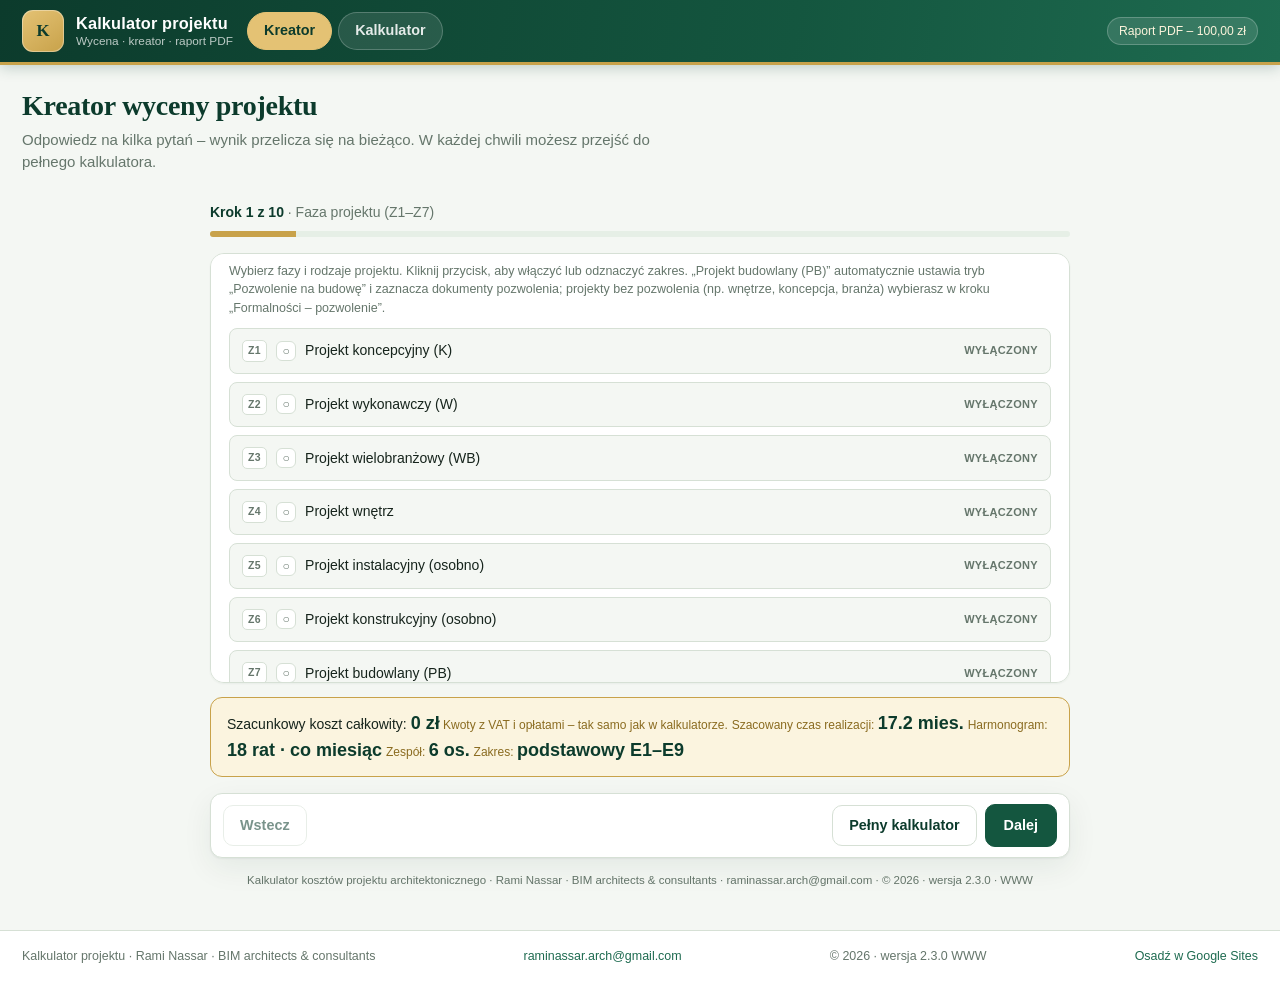
<file: index.html>
<!DOCTYPE html>
<html lang="pl">
<head>
<meta charset="utf-8">
<meta name="viewport" content="width=device-width, initial-scale=1, viewport-fit=cover">
<meta name="theme-color" content="#0C3B2C">
<meta name="description" content="Kalkulator kosztów projektu architektonicznego 2.3.0 – kreator, wycena, czas, zespół i harmonogram. Statyczna wersja WWW.">
<title>Kalkulator kosztów projektu architektonicznego</title>
<link rel="icon" href="favicon.svg" type="image/svg+xml">
<script>document.documentElement.dataset.theme="light";</script>
<link rel="stylesheet" href="styles.css?v=2.3.0">
<link rel="stylesheet" href="wizard.css?v=2.3.0">
<link rel="stylesheet" href="site.css?v=2.3.0">
</head>
<body>
<nav class="view-nav" id="viewNav" aria-label="Przełączanie widoków">
  <span class="site-brand"><span class="logo">K</span><span class="brand-text"><strong>Kalkulator projektu</strong><small>Wycena · kreator · raport PDF</small></span></span>
  <span class="nav-links">
    <button type="button" data-view="wizard">Kreator</button>
    <button type="button" data-view="calc">Kalkulator</button>
  </span>
  <span class="view-nav-spacer"></span>
  <span class="view-nav-info" id="viewNavInfo">Raport PDF – 100,00 zł</span>
</nav>

<!-- ============ WIDOK 1: KREATOR (PYTANIA I ODPOWIEDZI) ============ -->
<section class="view" id="viewWizard">
  <header class="site-head">
    <div>
      <h1>Kreator wyceny projektu</h1>
      <p>Odpowiedz na kilka pytań – wynik przelicza się na bieżąco. W każdej chwili możesz przejść do pełnego kalkulatora.</p>
    </div>
  </header>
  <div class="wizard">
    <div class="wiz-top">
      <div class="wiz-step" id="wizStepInfo"></div>
      <div class="wiz-track"><div id="wizProgress"></div></div>
    </div>
    <div class="wiz-body" id="wizQuestions" aria-live="polite"></div>
    <div class="wiz-total">Szacunkowy koszt całkowity: <b id="wizTotal"></b><span> Kwoty z VAT i opłatami – tak samo jak w kalkulatorze.</span> <span>Szacowany czas realizacji: <b id="wizCzas"></b></span> <span>Harmonogram: <b id="wizPlat"></b></span> <span>Zespół: <b id="wizZespol"></b></span> <span>Zakres: <b id="wizZakres"></b></span></div>
    <div class="wiz-actions">
      <button type="button" id="wizBack" class="btn">Wstecz</button>
      <span class="wiz-spacer"></span>
      <button type="button" id="wizCalc" class="btn">Pełny kalkulator</button>
      <button type="button" id="wizNext" class="btn btn-primary">Dalej</button>
      <button type="button" id="wizPdf" class="btn btn-primary" hidden>Zapisz PDF</button>
    </div>
    <p class="wiz-about" id="wizAbout">Kalkulator projektu · Rami Nassar · BIM architects &amp; consultants · raminassar.arch@gmail.com · © 2026 · wersja 2.3.0</p>
  </div>
</section>

<!-- ============ WIDOK 2: DOTYCHCZASOWY KALKULATOR ============ -->
<section class="view" id="viewCalc" hidden>
<header class="site-head">
<div>
<h1>Kalkulator kosztów projektu architektonicznego</h1>
<p>Koszt projektu etap po etapie, praca w BIM, formalności i opłaty w Polsce. Zmień dane po lewej, wynik przelicza się od razu.</p>
</div>
<div class="head-actions">
<button type="button" id="pdfBtn" class="btn btn-primary" title="Zapisz wynik do pliku PDF (opłata 100,00 zł)">Zapisz PDF · 100 zł</button>
<button type="button" id="updateBtn" class="btn desktop-only" title="Sprawdź dostępność nowej wersji">Aktualizacje</button>
</div>
</header>
<main>
<div class="left">
<form class="panel" id="form" onsubmit="return false"></form>

<section class="panel" id="paramPanel">
<details id="paramDetails">
<summary><b>Parametry i stawki</b> <span class="tag">– edytuj wartości lub dodaj własne</span></summary>
<div class="param-body">
<p class="hint">Zmiany w parametrach przeliczają wynik od razu i są zapamiętywane w tej przeglądarce. Przywrócenie resetuje tylko parametry, nie dane formularza.</p>

<details class="sub">
<summary>Edytuj istniejące parametry (stawki, współczynniki, opłaty)</summary>
<div id="paramEditor" class="param-editor"></div>
</details>

<details class="sub" open>
<summary>Dodaj własne parametry / pozycje kosztów</summary>
<div class="custom-add">
<input id="npNazwa" type="text" placeholder="Nazwa parametru, np. „Opłata za pakiet”" aria-label="Nazwa nowego parametru">
<div class="custom-add-row">
<input id="npWartosc" type="number" min="0" step="any" placeholder="Wartość [zł]" aria-label="Wartość nowego parametru">
<label class="inline"><input id="npWKoszcie" type="checkbox" checked> wlicz do kosztu projektu</label>
<button type="button" id="npDodaj" class="btn">Dodaj parametr</button>
</div>
</div>
<div id="customList" class="custom-list"></div>
</details>

<div class="param-actions">
<button type="button" id="paramReset" class="btn btn-danger">Przywróć domyślne parametry</button>
<span id="paramStatus" class="tag" aria-live="polite"></span>
</div>
</div>
</details>
</section>
</div>

<div class="stack">
<section class="panel results-lock" id="resultsLock" aria-live="polite">
<div class="lock-mark">PDF</div>
<h2>Wyniki dostępne po opłacie</h2>
<p>Kalkulator przygotował wycenę. Opłać raport PDF, aby zobaczyć sumę, tabele, czas realizacji, zespół i harmonogram oraz zapisać plik.</p>
<button type="button" id="unlockBtn" class="btn btn-primary">Pokaż wyniki i zapisz PDF · 100 zł</button>
<p class="tag">Jedna opłata = jeden raport PDF. W kreatorze szacunek pozostaje widoczny na bieżąco.</p>
</section>
<div class="print-head" aria-hidden="true">
<div class="print-title">Kalkulator kosztów projektu architektonicznego</div>
<div id="printMeta" class="print-meta"></div>
</div>
<section class="panel" aria-live="polite">
<div class="total"><div><div class="range">Razem: projekt, formalności, realizacja (brutto)</div><div class="big" id="grand"></div></div><div class="range" id="rng"></div></div>
<div class="bar" id="bar" role="img" aria-label="Udział etapów w koszcie projektu"></div>
<div class="split" id="split"></div>
<div id="notes"></div>
</section>
<section class="panel"><h2>Koszt projektu etap po etapie</h2><div class="tw"><table id="stg"></table></div></section>
<section class="panel"><h2>Formalności, uzgodnienia i opłaty</h2><div class="tw"><table id="frm"></table></div><p class="tag" id="hid"></p></section>
<section class="panel" id="customResult" hidden><h2>Własne parametry / pozycje kosztów</h2><div class="tw"><table id="cst"></table></div></section>
<section class="panel" id="brzResult" hidden><h2>Projekty branżowe (dodatkowe poza bazą E1–E9)</h2><div class="tw"><table id="brz"></table></div><p class="tag">Dodatkowe opracowania specjalistyczne – nie zastępują etapów E5–E7 w podstawie wyceny.</p></section>
<section class="panel" id="zakresResult" hidden><h2>Zakresy opracowania (rodzaj projektu)</h2><div class="tw"><table id="zakresTab"></table></div><p class="tag">Każdy zakres to osobny pakiet wyceny. Baza E1–E9 obejmuje standardową koncepcję, konstrukcję i instalacje – poniższe opcje są dodatkowymi zamówieniami (np. odrębny projekt wnętrz lub wykonawczy).</p></section>
<section class="panel" id="drkResult" hidden><h2>Koszty drukowania dokumentacji projektowej</h2><div class="tw"><table id="drk"></table></div><p class="tag">Wydruki dla inwestora i urzędu. Ceny jednostkowe zmienisz w panelu „Parametry i stawki”.</p></section>
<section class="panel" id="operacyjneResult" hidden><h2>Koszty operacyjne pracowni (wliczone do wyceny)</h2><div class="tw"><table id="operacyjneTab"></table></div><p class="tag">Stawki miesięczne z formularza są mnożone przez szacowany czas inwestycji. Kwoty netto wchodzą do „Razem”, VAT i harmonogramu rat.</p></section>
<section class="panel" id="harmonogramResult" hidden><h2>Harmonogram pracy · Project Manager (Gantt i obciążenie)</h2><div id="harmonogramSummary" class="czas-summary"></div><div class="pm-charts"><div class="chart-box" id="ganttBox"><h3>Gantt – zadania w czasie</h3><div id="gantt" class="chart"></div></div><div class="chart-box" id="obciazenieBox"><h3>Obciążenie miesięczne</h3><div id="obciazenie" class="chart"></div></div></div><p class="tag" id="harmonogramNote"></p></section>
<section class="panel" id="czasResult"><h2>Szacowany czas realizacji inwestycji · Kanban</h2><div id="czasSummary" class="czas-summary"></div><div id="kanban" class="kanban"></div><p class="tag">Szacunek na podstawie przyjętych czasów etapów, rodzaju obiektu, powierzchni, skomplikowania i lokalizacji. Część czynności (np. uzgodnienia) może biec równolegle – podana suma to orientacyjna ścieżka, nie harmonogram umowny. Czas budowy rośnie nieliniowo z powierzchnią, dzięki czemu duże obiekty nie dostają nierealnych tysięcy dni. Czasy zmienisz w panelu „Parametry i stawki” → <b>czas</b>.</p></section>
<section class="panel" id="zespolResult"><h2>Zespół projektowy · obsada i czas</h2><div id="zespolSummary" class="czas-summary"></div><div class="tw"><table id="zespolTab"></table></div><p class="tag" id="zespolNote"></p></section>
<section class="panel" id="platResult"><h2>Harmonogram płatności · rozłożenie kosztu na raty</h2><div id="platSummary" class="czas-summary"></div><div class="tw"><table id="plat"></table></div><p class="tag" id="platNote"></p></section>
<p class="foot">Narzędzie szacunkowe, nie oferta ani porada prawna. Podział na etapy i stawki oznaczone jako szacunek to założenia modelu, a nie jeden cennik; stawki BIM są szacunkami, bo źródła nie podają cen. Opłaty skarbowe i terminy sprawdź w urzędzie. Od 1.09.2026 nowe decyzje o warunkach zabudowy wymagają planu ogólnego gminy. BIM nie jest w Polsce obowiązkowy, chyba że wymaga go zamawiający.</p>
<p class="foot about" id="about">Kalkulator projektu · Autor: Rami Nassar · BIM architects &amp; consultants · raminassar.arch@gmail.com · © 2026 · wersja 2.3.0</p>
<div class="print-foot">Wygenerowano: <span id="printDate"></span> · Kwoty w zł · Narzędzie szacunkowe, nie oferta ani porada prawna. <span id="printAbout"></span></div>
</div>
</main>
</section>

<!-- ============ OPŁATA ZA RAPORT PDF ============ -->
<div id="paymentModal" class="pay-modal" hidden role="dialog" aria-modal="true" aria-labelledby="payTitle">
  <div class="pay-card">
    <div class="pay-icon">PDF</div>
    <h2 id="payTitle">Opłata za raport PDF</h2>
    <p class="pay-price"><b id="payPrice">100,00 zł</b><span>za każdy wygenerowany raport</span></p>
    <p id="payStatus" class="pay-status" aria-live="polite">Przygotowywanie płatności…</p>
    <div class="pay-session" id="paySession" hidden></div>
    <div class="pay-track"><div id="payProgress"></div></div>
    <div class="pay-actions">
      <button type="button" id="payOpen" class="btn btn-primary" hidden>Otwórz stronę płatności</button>
      <button type="button" id="payCancel" class="btn btn-danger">Anuluj</button>
    </div>
    <p class="pay-hint">Po opłaceniu raport zapisze się automatycznie. Jedna płatność = jeden plik PDF.</p>
  </div>
</div>

<footer class="site-footer">
  <span>Kalkulator projektu · Rami Nassar · BIM architects &amp; consultants</span>
  <a href="mailto:raminassar.arch@gmail.com">raminassar.arch@gmail.com</a>
  <span>© 2026 · wersja 2.3.0 WWW</span>
  <a href="embed.html">Osadź w Google Sites</a>
</footer>
<div id="toast" class="toast" hidden></div>
<script src="parametry.js?v=2.3.0"></script>
<script src="js/config.js?v=2.3.0"></script>
<script src="js/payment-web.js?v=2.3.0"></script>
<script src="app.js?v=2.3.0"></script>
<script src="widoki.js?v=2.3.0"></script>
</body>
</html>
</file>
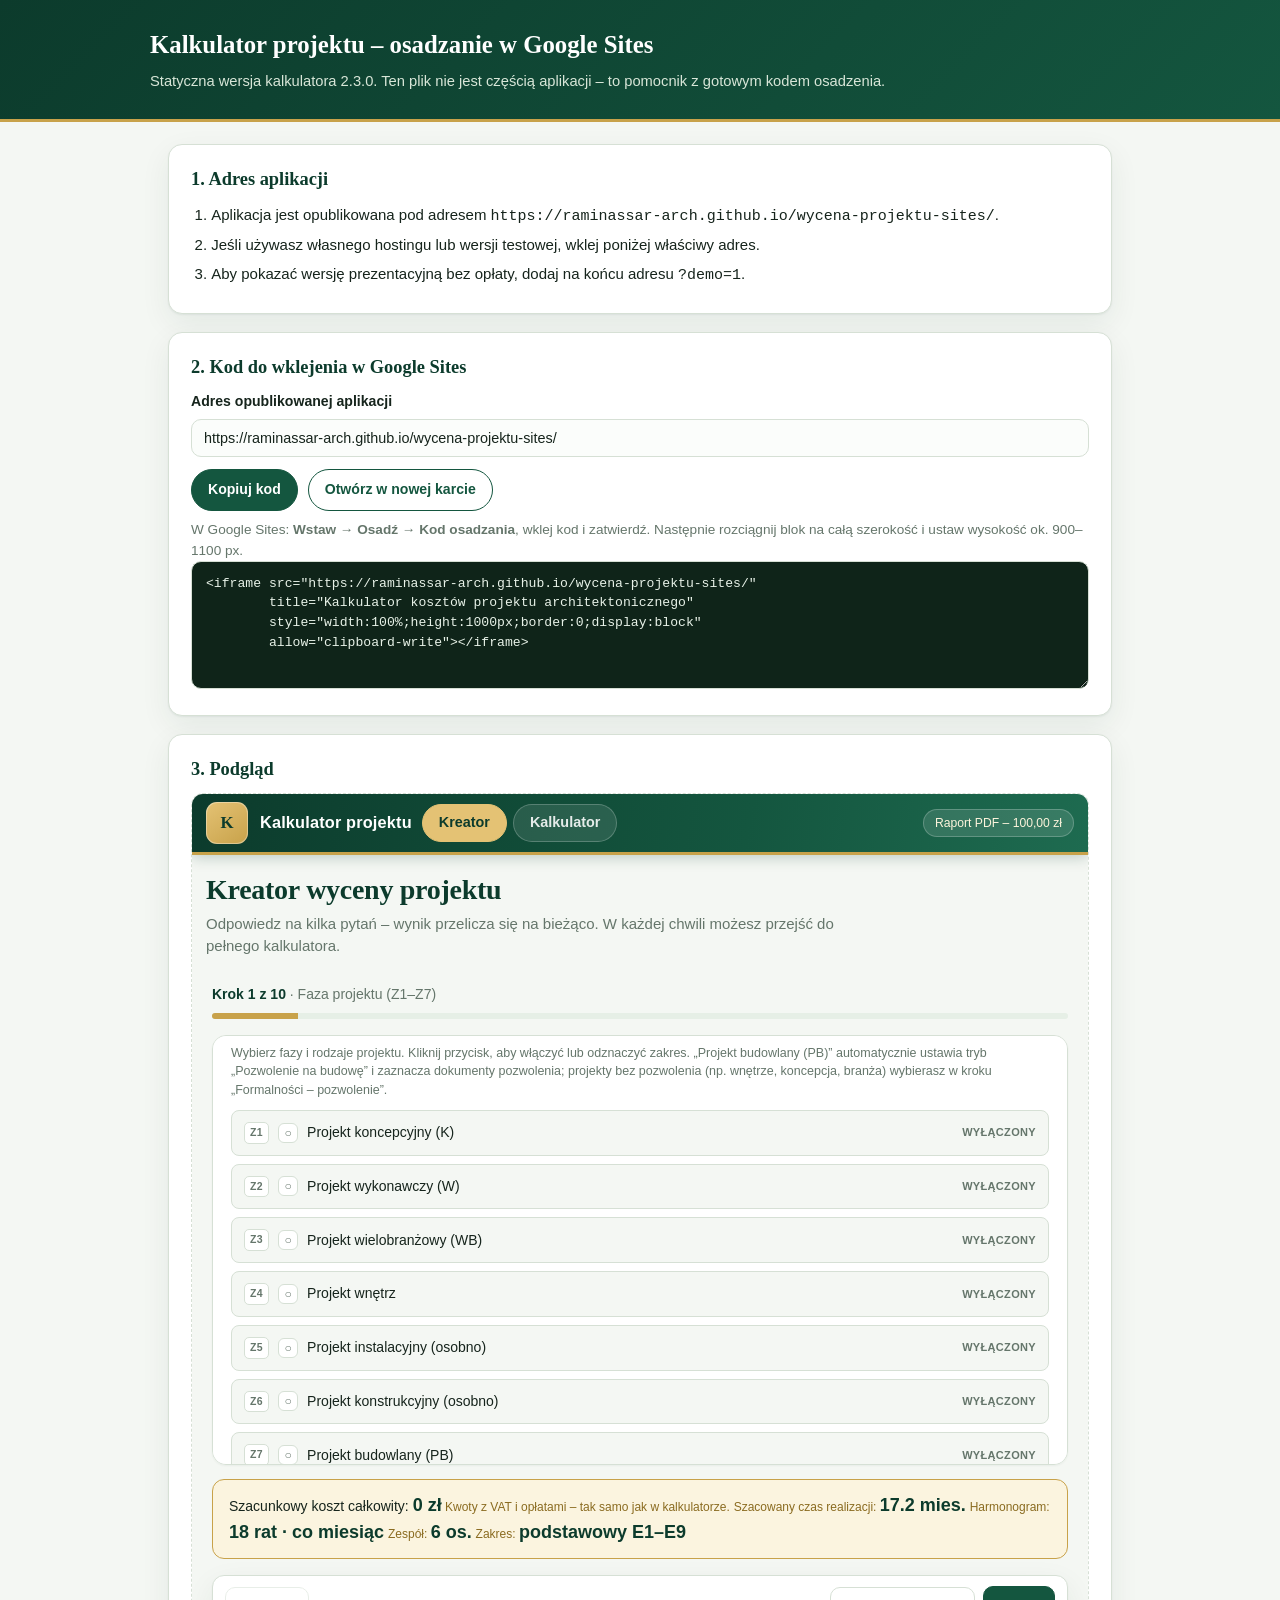
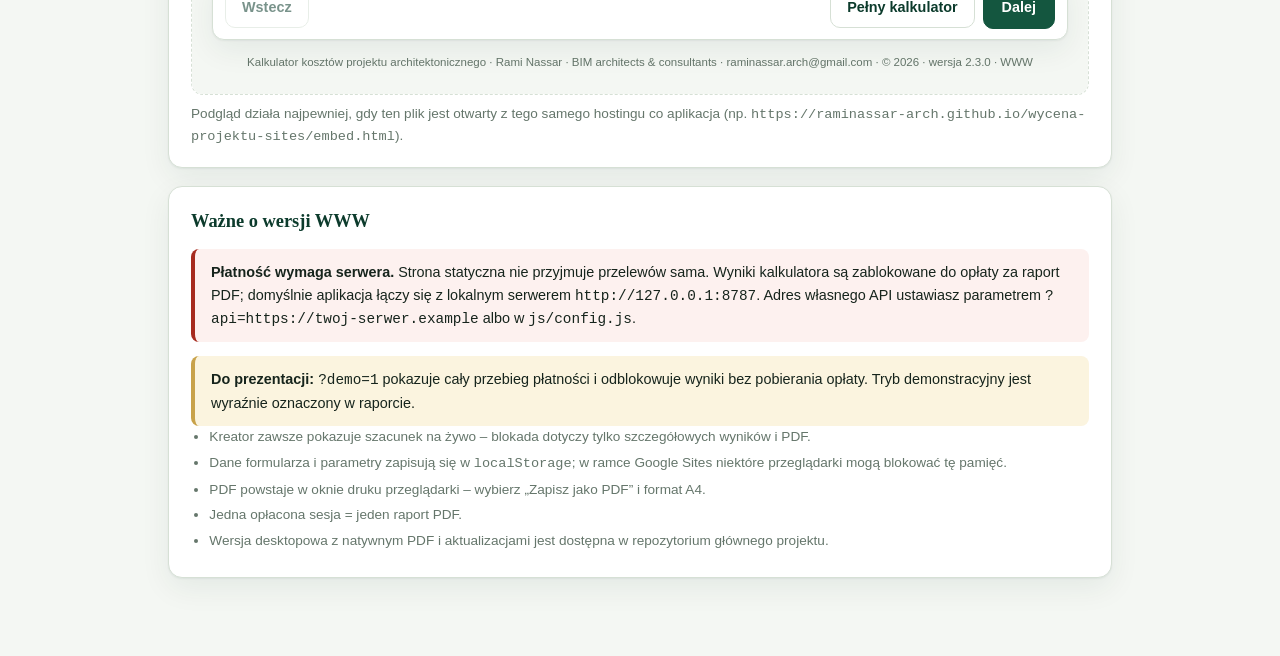
<file: embed.html>
<!doctype html>
<html lang="pl">
<head>
<meta charset="utf-8">
<meta name="viewport" content="width=device-width, initial-scale=1">
<title>Kalkulator projektu – osadzanie w Google Sites</title>
<style>
  :root {
    --green-deep:#0c3b2c; --green:#14563f; --green-mid:#1e6b50; --green-soft:#e6efe6;
    --gold:#c8a24a; --gold-pale:#fbf4df; --bg:#f4f7f3; --card:#fff;
    --ink:#16241c; --muted:#65766b; --border:#d6e0d5; --danger:#a62b1f;
    --radius:14px; --shadow:0 1px 2px rgba(12,59,44,.06),0 10px 30px rgba(12,59,44,.07);
  }
  *{box-sizing:border-box}
  body{margin:0;background:var(--bg);color:var(--ink);font:15px/1.55 "Segoe UI",Roboto,"Helvetica Neue",Arial,sans-serif}
  header{background:linear-gradient(135deg,var(--green-deep),var(--green));color:#fff;padding:26px 22px;border-bottom:3px solid var(--gold)}
  header .wrap,main{max-width:980px;margin:0 auto}
  header h1{margin:0;font-family:Georgia,"Times New Roman",serif;font-size:1.55rem}
  header p{margin:6px 0 0;color:#d8e6d8;font-size:.92rem}
  main{padding:22px 18px 60px}
  h2{font-family:Georgia,"Times New Roman",serif;color:var(--green-deep);font-size:1.15rem;margin:0 0 .5em}
  .panel{background:var(--card);border:1px solid var(--border);border-radius:var(--radius);box-shadow:var(--shadow);padding:20px 22px;margin:0 0 18px}
  ol,ul{margin:0 0 .4em;padding-left:1.35em}
  li{margin-bottom:.35em}
  code,pre,textarea{font-family:"Cascadia Mono",Consolas,"Courier New",monospace}
  label{display:block;font-weight:600;font-size:.88rem;margin-bottom:6px}
  input[type=url]{width:100%;padding:10px 12px;font-size:.9rem;border:1px solid var(--border);border-radius:10px;background:#fbfdfb;color:var(--ink)}
  input[type=url]:focus{outline:2px solid var(--green-mid);outline-offset:1px}
  textarea{width:100%;min-height:128px;resize:vertical;padding:12px 14px;font-size:.82rem;line-height:1.5;border:1px solid var(--border);border-radius:10px;background:#0f2419;color:#e8f2e8}
  .row{display:flex;flex-wrap:wrap;gap:10px;align-items:center;margin-top:12px}
  button{font:inherit;font-size:.88rem;font-weight:600;padding:9px 16px;border-radius:999px;border:1px solid var(--green);background:var(--green);color:#fff;cursor:pointer}
  button.ghost{background:#fff;color:var(--green)}
  button:hover{filter:brightness(1.08)}
  .note{border-left:4px solid var(--gold);background:var(--gold-pale);padding:12px 16px;border-radius:8px;font-size:.9rem;margin:14px 0 0}
  .warn{border-left:4px solid var(--danger);background:#fdf1ef;padding:12px 16px;border-radius:8px;font-size:.9rem;margin:14px 0 0}
  .frame-box{border:1px dashed var(--border);border-radius:12px;overflow:hidden;background:#fff}
  iframe{display:block;width:100%;height:900px;border:0}
  .hint{color:var(--muted);font-size:.85rem;margin:8px 0 0}
  .small{font-size:.85rem;color:var(--muted)}
  a{color:var(--green-mid)}
</style>
</head>
<body>
<header>
  <div class="wrap">
    <h1>Kalkulator projektu – osadzanie w Google Sites</h1>
    <p>Statyczna wersja kalkulatora 2.3.0. Ten plik nie jest częścią aplikacji – to pomocnik z gotowym kodem osadzenia.</p>
  </div>
</header>

<main>
  <section class="panel">
    <h2>1. Adres aplikacji</h2>
    <ol>
      <li>Aplikacja jest opublikowana pod adresem
        <code>https://raminassar-arch.github.io/wycena-projektu-sites/</code>.</li>
      <li>Jeśli używasz własnego hostingu lub wersji testowej, wklej poniżej właściwy adres.</li>
      <li>Aby pokazać wersję prezentacyjną bez opłaty, dodaj na końcu adresu <code>?demo=1</code>.</li>
    </ol>
  </section>

  <section class="panel">
    <h2>2. Kod do wklejenia w Google Sites</h2>
    <label for="url">Adres opublikowanej aplikacji</label>
    <input id="url" type="url" spellcheck="false" autocomplete="off">
    <div class="row">
      <button id="copy" type="button">Kopiuj kod</button>
      <button id="open" type="button" class="ghost">Otwórz w nowej karcie</button>
      <span id="status" class="small" role="status" aria-live="polite"></span>
    </div>
    <p class="hint">W Google Sites: <strong>Wstaw → Osadź → Kod osadzania</strong>, wklej kod i zatwierdź.
      Następnie rozciągnij blok na całą szerokość i ustaw wysokość ok. 900–1100&nbsp;px.</p>
    <textarea id="snippet" readonly spellcheck="false"></textarea>
  </section>

  <section class="panel">
    <h2>3. Podgląd</h2>
    <div class="frame-box">
      <iframe id="preview" title="Podgląd kalkulatora projektu"></iframe>
    </div>
    <p class="hint">Podgląd działa najpewniej, gdy ten plik jest otwarty z tego samego hostingu
      co aplikacja (np. <code>https://raminassar-arch.github.io/wycena-projektu-sites/embed.html</code>).</p>
  </section>

  <section class="panel">
    <h2>Ważne o wersji WWW</h2>
    <div class="warn">
      <strong>Płatność wymaga serwera.</strong> Strona statyczna nie przyjmuje przelewów sama.
      Wyniki kalkulatora są zablokowane do opłaty za raport PDF; domyślnie aplikacja łączy się
      z lokalnym serwerem <code>http://127.0.0.1:8787</code>. Adres własnego API ustawiasz
      parametrem <code>?api=https://twoj-serwer.example</code> albo w <code>js/config.js</code>.
    </div>
    <div class="note">
      <strong>Do prezentacji:</strong> <code>?demo=1</code> pokazuje cały przebieg płatności i odblokowuje
      wyniki bez pobierania opłaty. Tryb demonstracyjny jest wyraźnie oznaczony w raporcie.
    </div>
    <ul class="small">
      <li>Kreator zawsze pokazuje szacunek na żywo – blokada dotyczy tylko szczegółowych wyników i PDF.</li>
      <li>Dane formularza i parametry zapisują się w <code>localStorage</code>; w ramce Google Sites niektóre przeglądarki mogą blokować tę pamięć.</li>
      <li>PDF powstaje w oknie druku przeglądarki – wybierz „Zapisz jako PDF” i format A4.</li>
      <li>Jedna opłacona sesja = jeden raport PDF.</li>
      <li>Wersja desktopowa z natywnym PDF i aktualizacjami jest dostępna w repozytorium głównego projektu.</li>
    </ul>
  </section>
</main>

<script>
(function () {
  "use strict";
  var input = document.getElementById("url");
  var snippet = document.getElementById("snippet");
  var preview = document.getElementById("preview");
  var status = document.getElementById("status");
  var DEFAULT_URL = "https://raminassar-arch.github.io/wycena-projektu-sites/";

  function target() {
    var value = (input.value || "").trim();
    if (!value) return "";
    if (!/^https?:\/\//i.test(value)) value = "https://" + value;
    return value;
  }
  function code() {
    var src = target() || DEFAULT_URL;
    return '<iframe src="' + src + '"\n' +
      '        title="Kalkulator kosztów projektu architektonicznego"\n' +
      '        style="width:100%;height:1000px;border:0;display:block"\n' +
      '        allow="clipboard-write"></iframe>';
  }
  function refresh() {
    snippet.value = code();
    var src = target() || DEFAULT_URL;
    preview.src = src;
  }
  function flash(text) {
    status.textContent = text;
    setTimeout(function () { status.textContent = ""; }, 2500);
  }
  document.getElementById("copy").addEventListener("click", function () {
    snippet.select();
    snippet.setSelectionRange(0, snippet.value.length);
    var done = function () { flash("Skopiowano do schowka."); };
    var fail = function () {
      try { document.execCommand("copy"); done(); }
      catch (err) { flash("Zaznacz kod i skopiuj ręcznie (Ctrl+C)."); }
    };
    if (navigator.clipboard && navigator.clipboard.writeText) {
      navigator.clipboard.writeText(snippet.value).then(done, fail);
    } else { fail(); }
  });
  document.getElementById("open").addEventListener("click", function () {
    window.open(target() || DEFAULT_URL, "_blank", "noopener");
  });
  input.addEventListener("input", refresh);
  input.value = DEFAULT_URL;
  refresh();
})();
</script>
</body>
</html>
</file>
<file: styles.css>
/* Wygląd aplikacji. Kolory są w zmiennych :root (jasny motyw) oraz w blokach dark (ciemny motyw). */
:root{--bg:#EDF0F3;--panel:#fff;--ink:#16202A;--mute:#5B6773;--line:#D3DAE1;--acc:#2B5F8E;--bim:#B4691F;--ok:#2E7D5B;--warn:#9A5B00;color-scheme:light;box-sizing:border-box;padding-top:env(safe-area-inset-top,0px);padding-bottom:env(safe-area-inset-bottom,0px)}
@media (prefers-color-scheme:dark){:root:not([data-theme="light"]){--bg:#11171D;--panel:#1A222B;--ink:#E7ECF1;--mute:#97A3AF;--line:#2C3743;--acc:#6FA6D6;--bim:#E0A05A;--ok:#5CC49A;--warn:#E3A93B;color-scheme:dark}}
:root[data-theme="dark"]{--bg:#11171D;--panel:#1A222B;--ink:#E7ECF1;--mute:#97A3AF;--line:#2C3743;--acc:#6FA6D6;--bim:#E0A05A;--ok:#5CC49A;--warn:#E3A93B;color-scheme:dark}
*{box-sizing:border-box}html{scroll-padding-top:env(safe-area-inset-top,0px)}
body{margin:0;background:var(--bg);color:var(--ink);font:15px/1.5 "Public Sans",system-ui,sans-serif;font-variant-numeric:tabular-nums}
.site-head{padding:28px 24px 8px;max-width:1280px;margin:auto;display:flex;gap:20px;align-items:flex-start;justify-content:space-between;flex-wrap:wrap}
h1{font-size:26px;line-height:1.2;margin:0 0 6px;font-weight:700;letter-spacing:-.01em}
header p{margin:0;color:var(--mute);max-width:70ch}
main{display:grid;grid-template-columns:minmax(300px,380px) 1fr;gap:20px;max-width:1280px;margin:auto;padding:16px 24px 48px;align-items:start}
.left{display:grid;gap:20px;align-content:start;min-width:0}
@media(max-width:900px){main{grid-template-columns:1fr;padding:12px 14px 40px}.site-head{padding:20px 14px 4px}}
.panel{background:var(--panel);border:1px solid var(--line);border-radius:8px;padding:16px 18px}
form.panel{position:sticky;top:12px;max-height:calc(100vh - 24px);overflow:auto}
@media(max-width:900px){form.panel{position:static;max-height:none}}
fieldset{border:0;border-top:1px solid var(--line);margin:14px 0 0;padding:12px 0 0}
fieldset:first-of-type{border-top:0;margin-top:0;padding-top:0}
legend{font-weight:700;padding:0 8px 0 0;font-size:15px}
legend.bim{color:var(--bim)}
label{display:block;font-size:13px;color:var(--mute);margin:10px 0 3px}
select,input{width:100%;font:inherit;color:var(--ink);background:var(--bg);border:1px solid var(--line);border-radius:5px;padding:7px 9px}
select:focus,input:focus,button:focus-visible{outline:2px solid var(--acc);outline-offset:1px}

/* --- Zakresy Z1–Z7 jako przyciski do włączania i odznaczania --- */
.scope-fieldset .scope-hint,.wiz-hint{font-size:12.5px;color:var(--mute);margin:2px 0 10px}
.scope-grid,.wiz-scope-grid{display:grid;gap:8px;margin-top:6px}
.scope-chip{display:flex;align-items:center;gap:9px;width:100%;text-align:left;font:inherit;font-size:13px;color:var(--ink);background:var(--bg);border:1px solid var(--line);border-radius:8px;padding:8px 10px;cursor:pointer;transition:background .15s,border-color .15s,box-shadow .15s}
.scope-chip:hover{border-color:var(--acc);background:color-mix(in srgb,var(--acc) 6%,var(--panel))}
.scope-chip.is-on{border-color:var(--acc);background:color-mix(in srgb,var(--acc) 10%,var(--panel));box-shadow:inset 3px 0 0 var(--acc)}
.scope-code{flex:none;font-size:10.5px;font-weight:700;letter-spacing:.04em;color:var(--mute);border:1px solid var(--line);border-radius:5px;padding:2px 5px;background:var(--panel)}
.scope-chip.is-on .scope-code{color:var(--acc);border-color:var(--acc)}
.scope-check{flex:none;width:20px;height:20px;border-radius:6px;border:1px solid var(--line);background:var(--panel);display:inline-flex;align-items:center;justify-content:center;font-size:12px;font-weight:700;color:var(--mute)}
.scope-chip.is-on .scope-check{background:var(--acc);border-color:var(--acc);color:#fff}
.scope-name{flex:1 1 auto;min-width:0}
.scope-state{flex:none;font-size:11px;font-weight:700;color:var(--mute);text-transform:uppercase;letter-spacing:.03em}
.scope-chip.is-on .scope-state{color:var(--acc)}
.scope-count{font-size:12px;color:var(--mute);margin:10px 0 0}
.wiz-scope-grid{gap:8px}
.wiz-scope-grid .scope-chip{font-size:14px;padding:11px 12px}
.total{display:flex;flex-wrap:wrap;gap:8px 32px;align-items:baseline}
.big{font-size:44px;font-weight:700;letter-spacing:-.02em;line-height:1.05}
.range{color:var(--mute)}
.bar{display:flex;height:22px;border-radius:4px;overflow:hidden;margin:16px 0 6px;background:var(--line)}
.bar i{display:block;min-width:2px}
.split{display:grid;grid-template-columns:repeat(auto-fit,minmax(180px,1fr));gap:10px;margin-top:14px}
.split div{border-left:3px solid var(--line);padding-left:10px}
.split b{display:block;font-size:18px}.split span{color:var(--mute);font-size:13px}
h2{font-size:17px;margin:0 0 8px}
.tw{overflow-x:auto}
table{width:100%;border-collapse:collapse;min-width:520px}
th,td{text-align:left;padding:7px 8px;border-bottom:1px solid var(--line);vertical-align:top}
th{font-size:12.5px;color:var(--mute);font-weight:500}
td.n,th.n{text-align:right;white-space:nowrap}
tr.sum td{font-weight:700;border-top:2px solid var(--line)}
.sw{display:inline-block;width:10px;height:10px;border-radius:2px;margin-right:7px}
.tag{font-size:12px;color:var(--mute)}.tag.chk{color:var(--warn);font-weight:500}
.note{border-left:3px solid var(--warn);padding:6px 10px;margin:8px 0;background:var(--bg);font-size:13.5px}
.stack{display:grid;gap:20px}
.foot{color:var(--mute);font-size:12.5px;max-width:90ch}
.foot.about{margin-top:6px;padding-top:8px;border-top:1px solid var(--line);font-size:11.5px}

/* --- Szacowany czas i kanban --- */
.czas-summary{display:grid;grid-template-columns:repeat(auto-fit,minmax(150px,1fr));gap:8px;margin:4px 0 14px}
.czas-summary>div{border:1px solid var(--line);border-radius:6px;padding:8px 10px;background:var(--bg)}
.czas-summary b{display:block;font-size:18px;line-height:1.2}
.czas-summary span{font-size:12px;color:var(--mute)}
.czas-summary .czas-total{grid-column:1/-1;border-color:var(--acc);background:color-mix(in srgb,var(--acc) 8%,var(--panel))}
.czas-summary .czas-total b{font-size:30px;color:var(--acc)}
.kanban{display:grid;grid-template-columns:repeat(4,minmax(0,1fr));gap:10px;align-items:start}
@media(max-width:900px){.kanban{grid-template-columns:repeat(2,minmax(0,1fr))}}
@media(max-width:560px){.kanban{grid-template-columns:1fr}}
.kanban-col{border:1px solid var(--line);border-top:3px solid var(--kolor);border-radius:6px;background:var(--bg);padding:8px;min-width:0}
.kanban-head{display:flex;flex-wrap:wrap;align-items:baseline;gap:4px 8px;margin-bottom:8px}
.kanban-head b{font-size:13.5px}
.kanban-head span{margin-left:auto;font-size:12px;font-weight:700;color:var(--kolor)}
.kanban-head small{flex:1 0 100%;font-size:11px;color:var(--mute)}
.kanban-cards{display:grid;gap:6px}
.kanban-card{position:relative;background:var(--panel);border:1px solid var(--line);border-radius:4px;padding:6px 7px;font-size:12px;line-height:1.3}
.kanban-kod{display:inline-block;font:600 10px ui-monospace,Consolas,monospace;color:var(--kolor);margin-right:5px}
.kanban-nazwa{color:var(--ink)}
.kanban-dni{display:block;margin-top:3px;font-size:11px;color:var(--mute)}
.kanban-tag{display:inline-block;margin-left:4px;font-size:10px;color:var(--mute);border:1px solid var(--line);border-radius:3px;padding:0 4px}

/* --- Harmonogram platnosci --- */
.czas-summary .plat-total{grid-column:1/-1;border-color:var(--ok);background:color-mix(in srgb,var(--ok) 8%,var(--panel))}
.czas-summary .plat-total b{font-size:30px;color:var(--ok)}
.czas-summary .czas-total b{font-size:26px}

/* --- Przyciski --- */
.btn{font:inherit;font-size:13.5px;font-weight:600;color:var(--ink);background:var(--bg);border:1px solid var(--line);border-radius:6px;padding:9px 14px;cursor:pointer;white-space:nowrap}
.btn:hover{border-color:var(--acc);color:var(--acc)}
.btn:active{transform:translateY(1px)}
.btn-primary{background:var(--acc);border-color:var(--acc);color:#fff;font-size:14px;padding:10px 18px}
.btn-primary:hover{background:var(--acc);border-color:var(--acc);color:#fff;filter:brightness(1.12)}
.btn-danger{color:var(--warn);border-color:var(--line)}
.btn-danger:hover{border-color:var(--warn);color:var(--warn)}

/* --- Panel parametrów --- */
#paramPanel summary{cursor:pointer;font-size:14px}
#paramPanel>summary{list-style:none;display:flex;gap:8px;align-items:baseline;flex-wrap:wrap}
#paramPanel>summary::-webkit-details-marker{display:none}
#paramPanel>summary::before{content:'▸';color:var(--acc);display:inline-block;transition:transform .15s}
#paramPanel[open]>summary::before{transform:rotate(90deg)}
#paramPanel .sub{border-top:1px solid var(--line);margin-top:12px;padding-top:10px}
.param-body{padding-top:6px}
.hint{font-size:12.5px;color:var(--mute);margin:8px 0 4px}
.param-editor{margin-top:8px;max-height:340px;overflow:auto;padding-right:4px}
.param-group{margin:10px 0 4px;font-size:12px;font-weight:700;color:var(--acc);text-transform:uppercase;letter-spacing:.04em}
.param-grid{display:grid;grid-template-columns:1fr 108px;gap:6px 8px;align-items:center}
.param-grid label{font-size:12.5px;margin:0;color:var(--mute);overflow-wrap:anywhere}
.param-grid input{padding:5px 7px;font-size:13px}
.param-grid input.changed{border-color:var(--warn);background:color-mix(in srgb,var(--warn) 8%,var(--panel))}
.param-actions{display:flex;align-items:center;gap:10px;flex-wrap:wrap;margin-top:14px;border-top:1px solid var(--line);padding-top:12px}
.custom-add{margin:8px 0}
.custom-add input[type=text],.custom-add input[type=number]{width:100%;margin-bottom:6px}
.custom-add-row{display:flex;gap:8px;align-items:center;flex-wrap:wrap}
.custom-add-row input[type=number]{flex:1;min-width:110px;margin:0}
label.inline{display:flex;gap:6px;align-items:center;font-size:12.5px;color:var(--mute);margin:0;white-space:nowrap;cursor:pointer}
label.inline input{width:auto;margin:0}
.custom-list{margin-top:8px}
.custom-item{display:flex;gap:8px;align-items:center;padding:6px 0;border-bottom:1px solid var(--line);font-size:13px}
.custom-item .nm{flex:1;min-width:0;overflow-wrap:anywhere}
.custom-item .val{white-space:nowrap;font-weight:600}
.custom-item .del{background:none;border:0;color:var(--mute);cursor:pointer;font-size:17px;line-height:1;padding:0 4px}
.custom-item .del:hover{color:var(--warn)}
#npNazwa:invalid{border-color:var(--warn)}
.empty{color:var(--mute);font-size:12.5px;font-style:italic;padding:6px 0}

.head-actions{display:flex;gap:8px;align-items:center;flex-wrap:wrap}
.desktop-only{display:none}
body.desktop .desktop-only{display:inline-block}
.toast{position:fixed;right:18px;bottom:18px;max-width:min(420px,calc(100vw - 36px));background:var(--panel);border:1px solid var(--line);border-left:4px solid var(--acc);border-radius:7px;padding:11px 14px;font-size:13.5px;box-shadow:0 6px 22px rgba(0,0,0,.16);z-index:50}
.toast.error{border-left-color:var(--warn)}
.toast button{margin-left:10px;font:inherit;font-size:12px;color:var(--acc);background:none;border:0;cursor:pointer;font-weight:700}

/* --- Harmonogram PM: Gantt i obciążenie miesięczne --- */
.pm-charts{display:grid;grid-template-columns:minmax(0,1.6fr) minmax(0,1fr);gap:12px;margin-top:8px}
.chart-box{min-width:0;border:1px solid var(--line);border-radius:7px;padding:8px;background:var(--panel)}
.chart-box h3{font-size:12.5px;margin:0 0 6px;color:var(--mute)}
.chart{overflow:auto}
.chart svg{display:block;max-width:100%;height:auto}
@media(max-width:900px){.pm-charts{grid-template-columns:1fr}}

/* --- Opłata za raport PDF --- */
.pay-modal{position:fixed;inset:0;z-index:60;display:flex;align-items:center;justify-content:center;padding:20px;background:rgba(10,18,28,.55);backdrop-filter:blur(2px)}
.pay-modal[hidden]{display:none}
.pay-card{width:min(440px,100%);background:var(--panel);border:1px solid var(--line);border-radius:12px;padding:26px 26px 22px;text-align:center;box-shadow:0 18px 50px rgba(0,0,0,.28)}
.pay-icon{width:52px;height:52px;margin:0 auto 12px;border-radius:12px;display:grid;place-items:center;background:var(--acc);color:#fff;font-weight:800;font-size:15px;letter-spacing:.5px}
.pay-card h2{margin:0 0 6px;font-size:20px}
.pay-price{margin:0 0 14px;display:flex;flex-direction:column;gap:2px}
.pay-price b{font-size:28px;color:var(--acc)}
.pay-price span{font-size:12px;color:var(--mute)}
.pay-status{min-height:40px;margin:0 0 10px;font-size:13.5px;line-height:1.45}
.pay-session{margin:0 0 12px;padding:8px;border:1px dashed var(--line);border-radius:6px;font:11px ui-monospace,Consolas,monospace;color:var(--mute);word-break:break-all}
.pay-track{height:5px;border-radius:4px;background:var(--line);overflow:hidden;margin-bottom:16px}
.pay-track>div{height:100%;width:12%;background:var(--acc);transition:width .4s ease}
.pay-actions{display:flex;gap:8px;justify-content:center}
.pay-hint{margin:14px 0 0;font-size:11px;color:var(--mute)}

/* --- Blokada wyników do czasu opłaty za PDF --- */
.results-lock{text-align:center;padding:34px 20px;border-style:dashed;background:color-mix(in srgb,var(--acc) 7%,var(--panel))}
.results-lock .lock-mark{width:46px;height:46px;margin:0 auto 12px;border-radius:10px;display:grid;place-items:center;background:var(--acc);color:#fff;font-weight:800;font-size:14px;letter-spacing:.4px}
.results-lock h2{margin:0 0 8px;font-size:20px}
.results-lock>p{margin:0 auto 16px;max-width:62ch;color:var(--mute);font-size:14px}
.results-lock .tag{display:block;margin-top:12px}
body:not(.results-unlocked) .stack>.print-head,
body:not(.results-unlocked) .stack>section.panel:not(#resultsLock),
body:not(.results-unlocked) .stack>.print-foot{display:none!important}
body.results-unlocked #resultsLock{display:none!important}

/* --- Elementy tylko do wydruku / PDF --- */
.print-head,.print-foot{display:none}

@media print{
  @page{size:A4;margin:14mm}
  @page pmGantt{size:A4 landscape;margin:10mm}
  @page pmLoad{size:A4 landscape;margin:10mm}
  :root,body{background:#fff!important;color:#000!important}
  /* PDF zawsze zawiera kalkulator – niezależnie od aktywnego widoku. */
  .view-nav,#viewWizard,.pay-modal{display:none!important}
  #viewCalc{display:block!important}
  body{font-size:11px;line-height:1.35}
  .site-head .btn,.left,#paramPanel,.site-head p,.foot{display:none!important}
  .site-head{padding:0;margin:0 0 10px;display:block}
  .site-head h1{font-size:17px;margin:0}
  main{display:block;max-width:none;margin:0;padding:0}
  .stack{display:block}
  .panel{border:0;border-top:1px solid #999;border-radius:0;padding:8px 0;margin:0 0 10px;break-inside:avoid;background:#fff}
  .panel h2{font-size:13px;margin:0 0 6px}
  .print-head{display:block;border-bottom:2px solid #000;padding-bottom:6px;margin-bottom:12px}
  .print-title{font-size:18px;font-weight:700}
  .print-meta{font-size:10.5px;color:#333;margin-top:3px}
  .print-foot{display:block;font-size:9.5px;color:#555;border-top:1px solid #999;padding-top:6px;margin-top:12px}
  .big{font-size:30px}
  .range{font-size:11px}
  .bar{height:14px;margin:10px 0 4px;print-color-adjust:exact;-webkit-print-color-adjust:exact}
  .bar i,.sw{print-color-adjust:exact;-webkit-print-color-adjust:exact}
  .split div{break-inside:avoid}
  .split b{font-size:14px}
  table{min-width:0;font-size:10px}
  th,td{padding:4px 5px;border-bottom:1px solid #ccc}
  tr.sum td{border-top:2px solid #000}
  .note{background:#fff;border-left-color:#000;font-size:10px;padding:4px 8px}
  .tag{font-size:9.5px;color:#333}
  .tw{overflow:visible}
  #resultsLock{display:none!important}
  /* Render PDF ma zawsze zawierać wyniki – niezależnie od blokady na ekranie. */
  body.pdf-render .stack>.print-head,
  body.pdf-render .stack>section.panel:not(#resultsLock),
  body.pdf-render .stack>.print-foot{display:block!important}
  #customResult[hidden],#brzResult[hidden],#zakresResult[hidden],#drkResult[hidden],#operacyjneResult[hidden],#harmonogramResult[hidden]{display:none!important}
  section,.split,.bar,.note,tr{break-inside:avoid}
  h2,.panel{break-after:avoid}
  /* Kanban w PDF – wąskie kolumny, małe karty, bez cieni. */
  .czas-summary{grid-template-columns:repeat(5,1fr);gap:4px;margin:4px 0 8px}
  .czas-summary>div{border:1px solid #999;background:#fff;padding:4px 6px}
  .czas-summary b{font-size:12px}
  .czas-summary span{font-size:8.5px;color:#333}
  .czas-summary .czas-total{grid-column:1/-1;background:#fff;border-color:#000}
  .czas-summary .czas-total b{font-size:18px;color:#000}
  .kanban{grid-template-columns:repeat(4,1fr);gap:4px}
  .kanban-col{border:1px solid #999;border-top:2px solid #000;background:#fff;padding:4px}
  .kanban-head{margin-bottom:4px;gap:2px 4px}
  .kanban-head b{font-size:9.5px}
  .kanban-head span{font-size:9px;color:#000}
  .kanban-head small{font-size:8px;color:#333}
  .kanban-cards{gap:3px}
  .kanban-card{border:1px solid #ccc;background:#fff;padding:3px 4px;font-size:8.5px;line-height:1.25;break-inside:avoid}
  .kanban-kod{font-size:8px;color:#000}
  .kanban-dni{font-size:8px;color:#333;margin-top:1px}
  .kanban-tag{font-size:8px;color:#333;border-color:#ccc}
  /* Harmonogram platnosci w PDF. */
  .czas-summary .plat-total{grid-column:1/-1;background:#fff;border-color:#000}
  .czas-summary .plat-total b{font-size:18px;color:#000}
  .czas-summary .czas-total b{font-size:16px}
  #zespolTab td:nth-child(3),#zespolTab td:nth-child(5){color:#333}
  #plat td:nth-child(3),#plat td:nth-child(4){color:#333}
  /* Wykresy PM w PDF – dwa osobne arkusze A4 w poziomie; reszta raportu A4 pionowo. */
  #harmonogramResult{break-inside:auto;break-before:page;page:pmGantt}
  #harmonogramResult .pm-charts{display:block}
  #harmonogramResult .chart-box{border:1px solid #999;padding:4px;margin:0 0 8px;break-inside:avoid}
  #ganttBox{page:pmGantt;break-after:page}
  #obciazenieBox{page:pmLoad;break-before:page}
  #harmonogramNote{page:pmLoad}
  .chart{overflow:visible;print-color-adjust:exact;-webkit-print-color-adjust:exact}
  .chart svg{max-width:100%;height:auto!important}
}
</file>
<file: wizard.css>
/* Kreator Q&A i przełączanie widoków – wszystko w jednym oknie. */
.view{display:block}
.view[hidden]{display:none!important}

.view-nav{display:flex;align-items:center;gap:6px;padding:8px 16px;background:var(--panel);border-bottom:1px solid var(--line);position:sticky;top:0;z-index:5}
.view-nav[hidden]{display:none!important}
.view-nav button{font:inherit;font-size:13px;font-weight:600;color:var(--mute);background:transparent;border:1px solid transparent;border-radius:6px;padding:6px 12px;cursor:pointer}
.view-nav button:hover{color:var(--ink);background:var(--bg)}
.view-nav button.active{color:var(--acc);border-color:var(--acc);background:color-mix(in srgb,var(--acc) 8%,var(--panel))}
.view-nav-spacer{flex:1}
.view-nav-info{font-size:12px;color:var(--mute)}

/* Stała wysokość kreatora: zmienna liczba pól nie przesuwa przycisków nawigacji.
   Pytania przewijają się wewnątrz .wiz-body, reszta ma stałe miejsce. */
.wizard{max-width:780px;margin:0 auto;padding:22px 20px 40px;display:flex;flex-direction:column;height:calc(100vh - 150px);min-height:560px}
.wiz-top{flex:0 0 auto;margin-bottom:16px}
.wiz-step{font-size:14px;color:var(--mute);margin-bottom:8px}
.wiz-step b{color:var(--ink)}
.wiz-track{height:6px;background:var(--line);border-radius:99px;overflow:hidden}
.wiz-track>div{height:100%;width:0;background:var(--acc);transition:width .25s ease}

.wiz-body{flex:1 1 auto;min-height:0;overflow-y:auto;background:var(--panel);border:1px solid var(--line);border-radius:10px;padding:6px 18px}
.wiz-q{display:grid;grid-template-columns:minmax(200px,1fr) minmax(180px,1fr);gap:12px;align-items:center;padding:11px 0;border-bottom:1px solid var(--line)}
.wiz-q:last-child{border-bottom:0}
.wiz-q label{font-size:14px;font-weight:600}
.wiz-q input,.wiz-q select{font-size:13.5px}

.wiz-total{flex:0 0 auto;max-height:132px;overflow-y:auto;margin-top:14px;padding:12px 16px;background:color-mix(in srgb,var(--acc) 10%,var(--panel));border:1px solid var(--acc);border-radius:8px;font-size:14px}
.wiz-total b{font-size:18px;color:var(--acc)}
.wiz-total span{color:var(--mute);font-size:12px}

.wiz-actions{flex:0 0 auto;position:sticky;bottom:0;z-index:2;display:flex;align-items:center;gap:8px;margin-top:16px;padding:6px 0;background:var(--bg);flex-wrap:wrap}
.wiz-spacer{flex:1}
.wiz-about{flex:0 0 auto;margin:14px 0 0;text-align:center;font-size:11.5px;color:var(--mute)}

@media (max-width:620px){
  .wiz-q{grid-template-columns:1fr;gap:6px}
  .wizard{padding:16px 12px 30px}
}
</file>
<file: site.css>
/* ==========================================================================
   Kalkulator projektu 2.3.0 – wersja WWW
   Warstwa stylu wizualnego zgodna z PAB cyfrowa (sites/app.css):
   ciemna zieleń + złoty akcent, jasne tło, karty, zaokrąglenia, miękki cień.
   Logika i znaczniki kalkulatora pozostają bez zmian.
   ========================================================================== */

:root {
  --green-deep: #0c3b2c;
  --green: #14563f;
  --green-mid: #1e6b50;
  --green-soft: #e6efe6;
  --green-pale: #f2f7f1;
  --nav-bg: #eaf1e9;
  --gold: #c8a24a;
  --gold-bright: #e4c274;
  --gold-pale: #fbf4df;
  --gold-text: #8a6b20;
  --shadow: 0 1px 2px rgba(12, 59, 44, 0.06), 0 10px 30px rgba(12, 59, 44, 0.07);
  --radius: 14px;

  /* Nazwy zmiennych używane przez styles.css – podmiana na paletę PAB. */
  --bg: #f4f7f3;
  --panel: #ffffff;
  --ink: #16241c;
  --mute: #65766b;
  --line: #d6e0d5;
  --acc: #1e6b50;
  --bim: #8a6b20;
  --ok: #1e7b45;
  --warn: #9a6b12;
  color-scheme: light;
}

html { -webkit-text-size-adjust: 100%; }
body {
  font-family: "Segoe UI", Roboto, "Helvetica Neue", Arial, sans-serif;
  line-height: 1.5;
  background: var(--bg);
}
h1, h2, h3 { font-family: Georgia, "Times New Roman", serif; color: var(--green-deep); }
h1 { font-size: 1.75rem; letter-spacing: -0.01em; }
h2 { font-size: 1.15rem; }
h3 { font-size: 1rem; }
a { color: var(--green-mid); text-decoration: none; }
a:hover { text-decoration: underline; }

/* --- Górny pasek (odpowiednik .topbar w PAB) --- */
.view-nav {
  gap: 14px;
  padding: 10px 22px;
  background: linear-gradient(100deg, var(--green-deep), var(--green) 62%, var(--green-mid));
  border-bottom: 3px solid var(--gold);
  box-shadow: 0 2px 14px rgba(12, 59, 44, 0.24);
  position: sticky;
  top: 0;
  z-index: 40;
}
.site-brand { display: flex; align-items: center; gap: 12px; color: #fff; min-width: 0; }
.site-brand .logo {
  display: inline-flex; align-items: center; justify-content: center;
  width: 42px; height: 42px; border-radius: 11px; flex: none;
  background: linear-gradient(145deg, var(--gold-bright), var(--gold));
  color: var(--green-deep);
  font-family: Georgia, serif; font-weight: 700; font-size: 1.05rem;
  box-shadow: inset 0 0 0 1px rgba(255, 255, 255, 0.35);
}
.brand-text { display: flex; flex-direction: column; line-height: 1.2; min-width: 0; }
.brand-text strong { font-size: 1.02rem; letter-spacing: 0.01em; }
.brand-text small { color: rgba(255, 255, 255, 0.72); font-size: 0.74rem; white-space: nowrap; overflow: hidden; text-overflow: ellipsis; }
.nav-links { display: flex; align-items: center; gap: 6px; }
.view-nav button {
  font-size: 0.9rem; font-weight: 600;
  color: rgba(255, 255, 255, 0.88);
  background: rgba(255, 255, 255, 0.1);
  border: 1px solid rgba(255, 255, 255, 0.22);
  border-radius: 999px;
  padding: 7px 16px;
  transition: background 0.15s, border-color 0.15s;
}
.view-nav button:hover { color: #fff; background: rgba(255, 255, 255, 0.18); }
.view-nav button.active {
  color: var(--green-deep);
  background: var(--gold-bright);
  border-color: var(--gold-bright);
}
.view-nav-info {
  display: inline-block;
  padding: 4px 11px;
  border-radius: 999px;
  background: rgba(255, 255, 255, 0.12);
  border: 1px solid rgba(255, 255, 255, 0.22);
  color: #fdf4dc;
  font-size: 0.76rem;
  white-space: nowrap;
}

/* --- Nagłówki widoków --- */
.site-head {
  max-width: 1280px;
  padding: 24px 22px 6px;
}
.site-head p { max-width: 78ch; }

/* --- Karty i panel parametrów --- */
.panel {
  border-radius: var(--radius);
  border: 1px solid var(--border, var(--line));
  padding: 18px 20px;
  box-shadow: 0 1px 2px rgba(12, 59, 44, 0.05);
}
form.panel {
  border-color: var(--line);
  box-shadow: var(--shadow);
}
fieldset { border-top-color: var(--line); }
legend { color: var(--green-deep); font-size: 1rem; }
legend.bim { color: var(--gold-text); }
label { color: #33473a; font-weight: 600; }
select, input {
  background: #fff;
  border-color: #c9d6c8;
  border-radius: 8px;
  padding: 8px 10px;
  color: var(--ink);
}
select:focus, input:focus, button:focus-visible {
  outline: none;
  border-color: var(--green-mid);
  box-shadow: 0 0 0 3px rgba(30, 107, 80, 0.13);
}
.param-group { color: var(--green-mid); }
.param-grid input.changed {
  border-color: var(--gold);
  background: var(--gold-pale);
}

/* --- Przyciski --- */
.btn {
  border-radius: 10px;
  border-color: var(--line);
  background: #fff;
  color: var(--green-deep);
  font-size: 0.9rem;
  font-weight: 600;
  padding: 9px 16px;
  transition: background 0.15s, border-color 0.15s, transform 0.05s;
}
.btn:hover { background: var(--green-pale); border-color: #bcd0bb; }
.btn:active { transform: translateY(1px); }
.btn-primary {
  background: var(--green);
  border-color: var(--green);
  color: #fff;
  padding: 10px 18px;
}
.btn-primary:hover { background: var(--green-mid); border-color: var(--green-mid); color: #fff; filter: none; }
.btn-danger { color: var(--danger, #a62b1f); border-color: #e4c4bf; }
.btn-danger:hover { background: #fdf0ee; border-color: #e4c4bf; }
.btn[disabled] { opacity: 0.55; cursor: not-allowed; }
#updateBtn { display: none !important; }

/* Przełączniki zakresów Z1–Z7 – akcent złoty zgodny z PAB. */
.scope-chip:hover { border-color: var(--green-mid); background: var(--green-pale); }
.scope-chip.is-on { border-color: var(--gold); background: var(--gold-pale); box-shadow: inset 3px 0 0 var(--gold); }
.scope-chip.is-on .scope-code { color: var(--gold-text); border-color: var(--gold); }
.scope-chip.is-on .scope-check { background: var(--green); border-color: var(--green); }
.scope-chip.is-on .scope-state { color: var(--gold-text); }

/* --- Wyniki --- */
.big { color: var(--green-deep); letter-spacing: -0.01em; }
.range, .tag, .hint, .foot { color: var(--mute); }
.split div { border-left-color: var(--gold); }
.split b { color: var(--green-deep); }
tr.sum td { border-top-color: var(--gold); }
th { color: var(--mute); text-transform: uppercase; letter-spacing: 0.04em; font-size: 0.75rem; }
.note { border-left-color: var(--gold); background: var(--gold-pale); }
.czas-summary .czas-total {
  border-color: var(--gold);
  background: var(--gold-pale);
}
.czas-summary .czas-total b { color: var(--green-deep); }
.czas-summary .plat-total {
  border-color: var(--green);
  background: var(--green-pale);
}
.czas-summary .plat-total b { color: var(--green-deep); }
.kanban-col { border-top-color: var(--kolor); border-radius: 10px; }

/* --- Kreator Q&A --- */
.wizard { max-width: 900px; }
.wiz-body {
  border-radius: var(--radius);
  border-color: var(--line);
  box-shadow: 0 1px 2px rgba(12, 59, 44, 0.05);
  background: #fff;
}
.wiz-step b { color: var(--green-deep); }
.wiz-track { background: var(--green-soft); }
.wiz-track>div { background: var(--gold); }
.wiz-q { border-bottom-color: var(--line); }
.wiz-q label { color: var(--ink); }
.wiz-total {
  border-radius: 12px;
  border-color: var(--gold);
  background: var(--gold-pale);
  color: var(--ink);
}
.wiz-total b { color: var(--green-deep); }
.wiz-total span { color: var(--gold-text); }
.wiz-actions {
  background: #fff;
  border: 1px solid var(--line);
  border-radius: 12px;
  padding: 10px 12px;
  box-shadow: var(--shadow);
}
.wiz-about { color: var(--mute); }

/* --- Blokada wyników (styl karty PAB .panel.tinted) --- */
.results-lock {
  border-style: dashed;
  border-color: var(--gold);
  background: var(--gold-pale);
  box-shadow: var(--shadow);
}
.results-lock .lock-mark {
  background: linear-gradient(145deg, var(--gold-bright), var(--gold));
  color: var(--green-deep);
  box-shadow: inset 0 0 0 1px rgba(255, 255, 255, 0.35);
}
.results-lock h2 { color: var(--green-deep); }
.results-lock .tag { color: var(--gold-text); }

/* --- Modal płatności --- */
.pay-modal { background: rgba(5, 25, 18, 0.6); }
.pay-card {
  border-radius: 14px;
  border-color: var(--line);
  padding: 28px 26px 24px;
  box-shadow: 0 24px 70px rgba(0, 0, 0, 0.35);
}
.pay-icon {
  background: linear-gradient(145deg, var(--gold-bright), var(--gold));
  color: var(--green-deep);
}
.pay-price b, .pay-card h2 { color: var(--green-deep); }
.pay-track { background: var(--green-soft); }
.pay-track>div { background: var(--gold); }

/* --- Toast --- */
.toast {
  border-radius: 10px;
  border-color: var(--green-deep);
  border-left: 5px solid var(--gold);
  background: var(--green-deep);
  color: #fff;
  font-size: 0.86rem;
  box-shadow: 0 10px 30px rgba(0, 0, 0, 0.22);
  padding: 11px 18px;
}
.toast.error { background: #a62b1f; border-left-color: #f3c9c3; }
.toast button { color: var(--gold-bright); }

/* --- Stopka strony --- */
.site-footer {
  display: flex; flex-wrap: wrap; gap: 8px 20px;
  justify-content: space-between;
  max-width: 1280px;
  margin: 0 auto;
  padding: 16px 22px 28px;
  border-top: 1px solid var(--line);
  color: var(--mute);
  font-size: 0.78rem;
  background: #fff;
}

/* --- Responsywność --- */
@media (max-width: 900px) {
  .view-nav { padding: 8px 14px; gap: 10px; }
  .brand-text small { display: none; }
  .site-head { padding: 18px 14px 4px; }
  main { padding: 14px 14px 36px; }
  .site-footer { padding: 14px; }
}
@media (max-width: 620px) {
  .view-nav-info { display: none; }
  .site-brand .logo { width: 36px; height: 36px; }
}

/* --- Wydruk: PDF zawsze z wynikami, bez powłoki WWW --- */
@media print {
  .site-footer, .site-brand, .nav-links { display: none !important; }
  body { background: #fff !important; }
  .site-head h1, h1, h2, h3 { color: #000 !important; font-family: Georgia, "Times New Roman", serif; }
}
</file>
